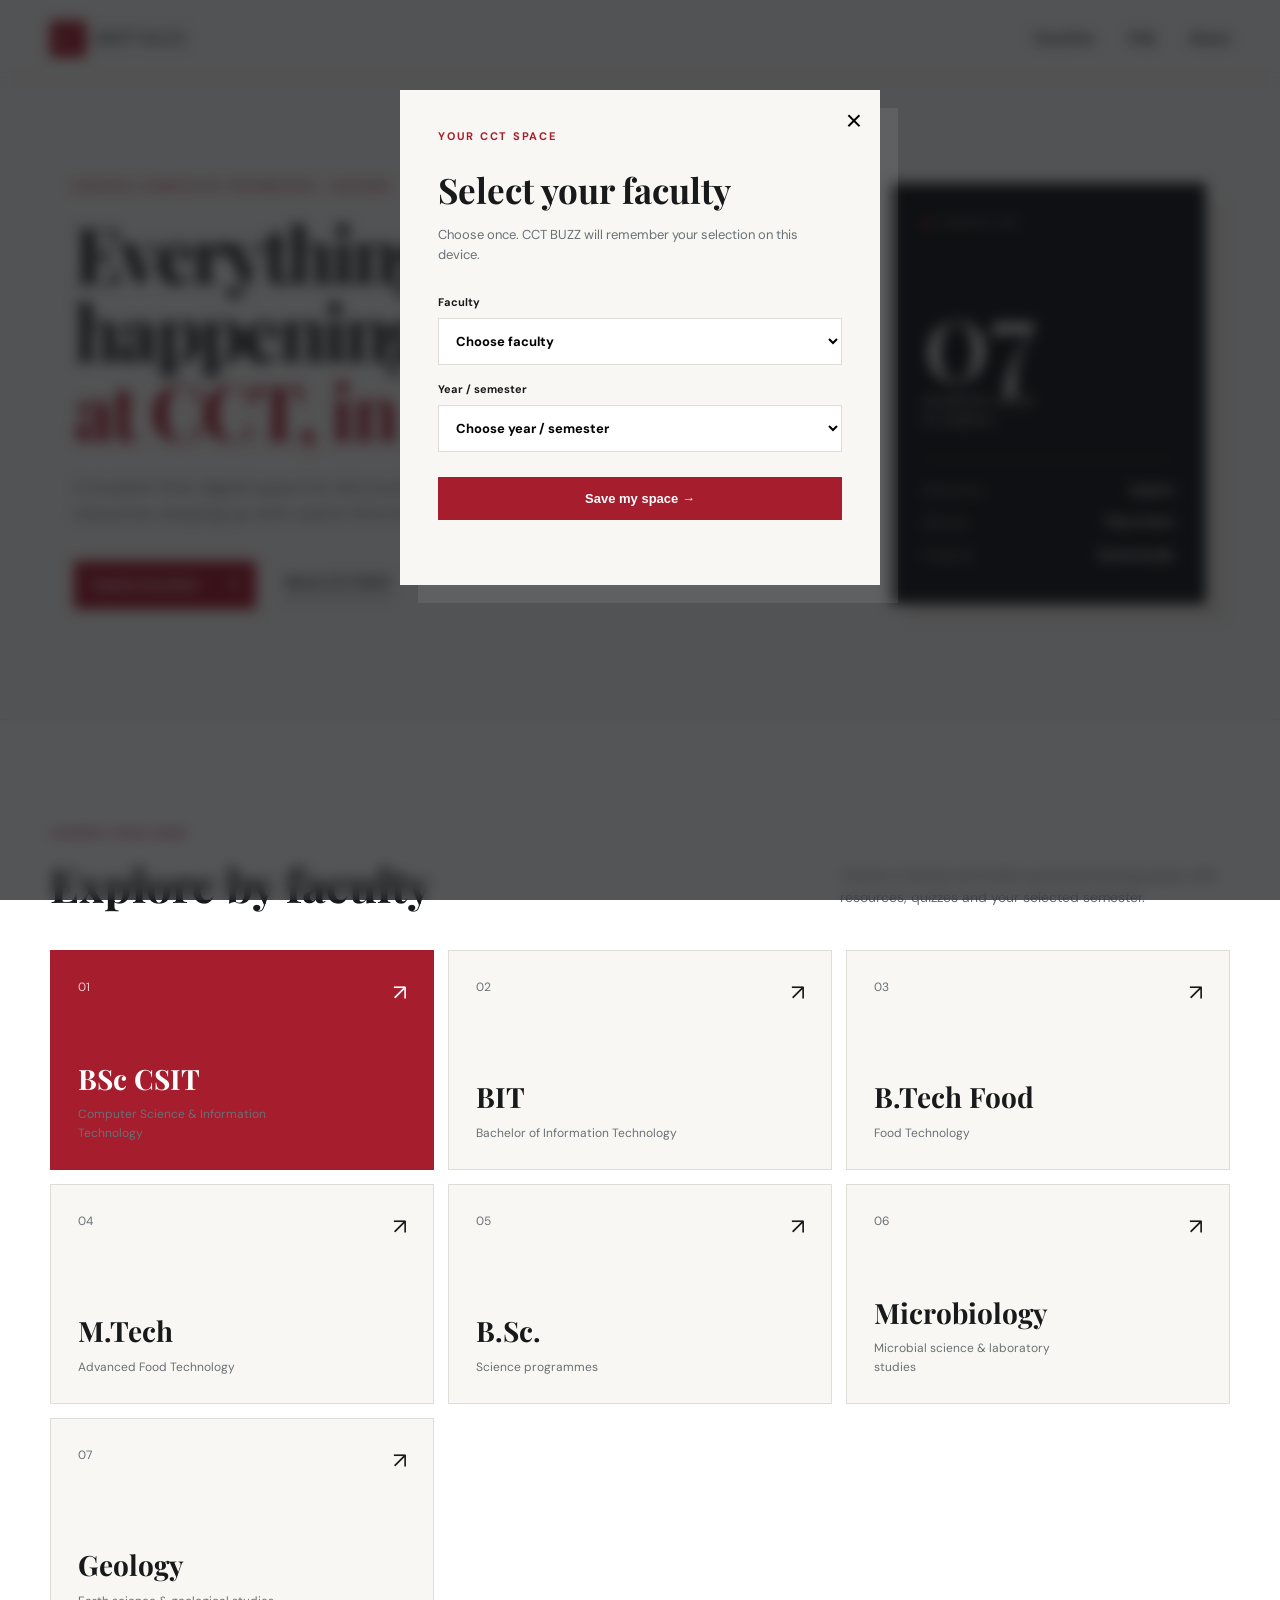
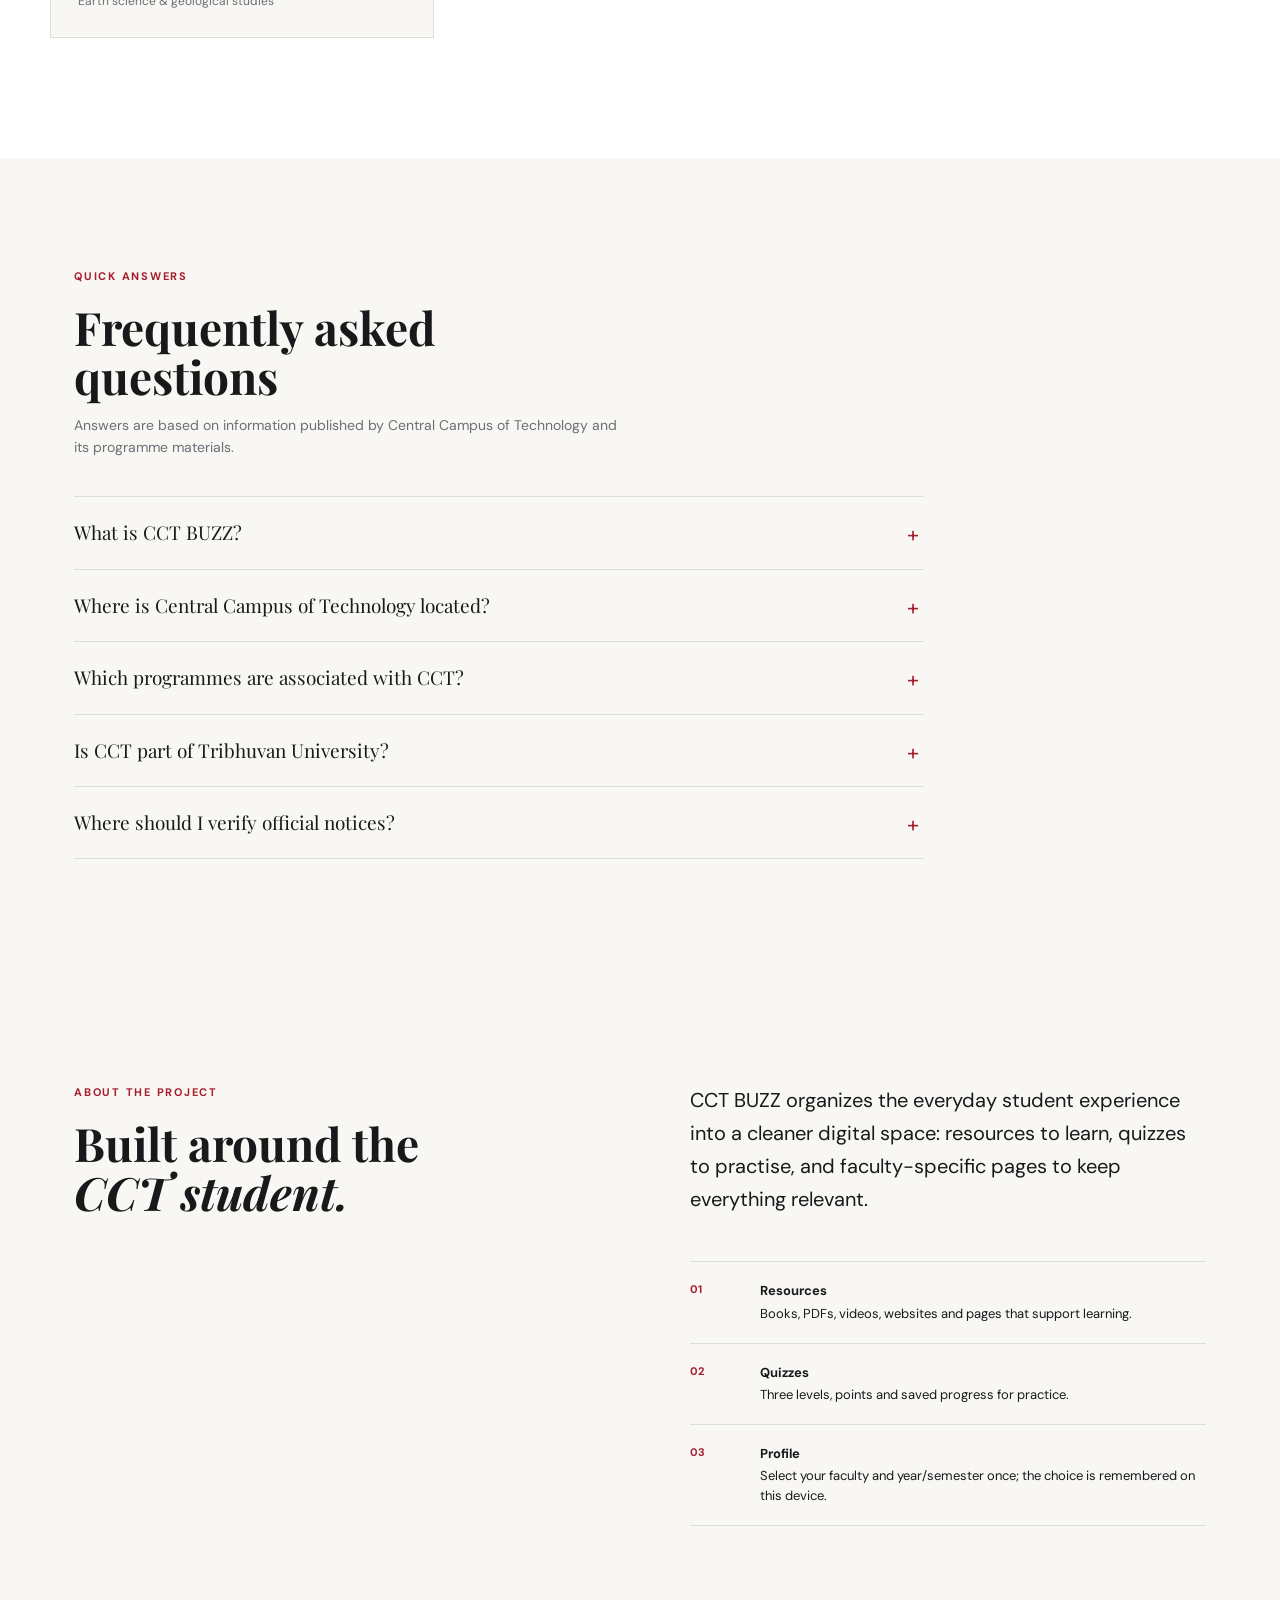
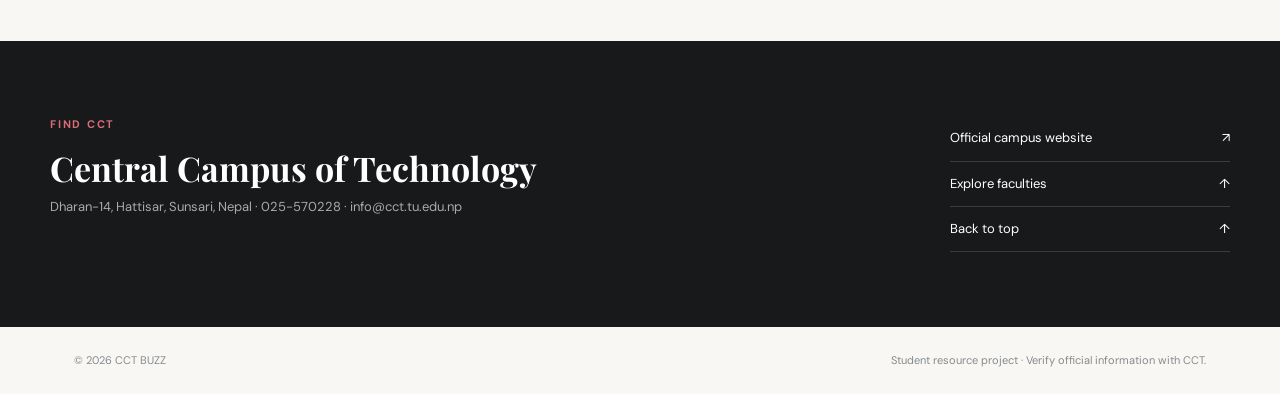
<file: index.html>
<!DOCTYPE html>
<html lang="en">
<head>
<meta charset="UTF-8"><meta name="viewport" content="width=device-width,initial-scale=1.0">
<meta name="description" content="CCT BUZZ — student resources, quizzes, notices and faculty information for Central Campus of Technology, Dharan.">
<title>CCT BUZZ | Central Campus of Technology</title>
<link rel="preconnect" href="https://fonts.googleapis.com"><link rel="preconnect" href="https://fonts.gstatic.com" crossorigin>
<link href="https://fonts.googleapis.com/css2?family=DM+Sans:wght@400;500;600;700&family=Playfair+Display:wght@600;700&display=swap" rel="stylesheet">
<link rel="stylesheet" href="home.css">
</head>
<body>
<header class="site-header">
  <a class="brand" href="index.html"><span class="brand-mark">C</span><span><strong>CCT</strong> BUZZ</span></a>
  <nav class="desktop-nav"><a href="#faculties">Faculties</a><a href="#faq">FAQ</a><a href="#about">About</a></nav>
  <button class="menu-toggle" id="menuToggle" aria-label="Open menu" aria-expanded="false"><span></span><span></span><span></span></button>
  <div class="mobile-menu" id="mobileMenu">
    <div class="mobile-menu-inner">
      <div class="menu-head"><span>Explore CCT BUZZ</span><button id="menuClose">×</button></div>
      <a href="#faculties">Faculties <small>Browse academic areas</small></a>
      <a href="#faq">FAQ <small>Common questions about CCT</small></a>
      <a href="#about">About <small>Project & campus information</small></a>
      <div class="menu-label">FACULTIES</div>
      <div class="menu-faculties">
        <a href="faculty.html?faculty=csit">BSc CSIT</a><a href="faculty.html?faculty=bit">BIT</a>
        <a href="faculty.html?faculty=btech">B.Tech Food</a><a href="faculty.html?faculty=mtech">M.Tech</a>
        <a href="faculty.html?faculty=bsc">B.Sc.</a><a href="faculty.html?faculty=microbiology">Microbiology</a><a href="faculty.html?faculty=geology">Geology</a>
      </div>
    </div>
  </div>
</header>
<main>
<section class="hero"><div class="hero-copy">
<p class="eyebrow">CENTRAL CAMPUS OF TECHNOLOGY · DHARAN</p>
<h1>Everything happening<br><em>at CCT, in one place.</em></h1>
<p class="hero-lead">A student-first digital space for discovering faculties, finding learning resources, keeping up with useful information and testing what you know.</p>
<div class="hero-actions"><a class="button button-primary" href="#faculties">Explore faculties <span>→</span></a><a class="text-link" href="#about">About CCT BUZZ</a></div>
</div><div class="hero-card"><div class="hero-card-top"><span class="live-dot"></span>CAMPUS HUB</div><div class="hero-card-number">07</div><p>academic areas<br>to explore</p><div class="hero-rule"></div><div class="hero-mini-row"><span>Resources</span><b>Explore</b></div><div class="hero-mini-row"><span>Quizzes</span><b>Play & learn</b></div><div class="hero-mini-row"><span>Progress</span><b>Saved locally</b></div></div></section>

<section class="faculty-section" id="faculties"><div class="section-heading"><div><p class="eyebrow">CHOOSE YOUR AREA</p><h2>Explore by faculty</h2></div><p class="section-note">Choose a faculty and build a personal learning space with resources, quizzes and your selected semester.</p></div>
<div class="faculty-grid">
<a class="faculty-card featured" href="faculty.html?faculty=csit"><span class="faculty-code">01</span><span class="faculty-arrow">↗</span><h3>BSc CSIT</h3><p>Computer Science & Information Technology</p></a>
<a class="faculty-card" href="faculty.html?faculty=bit"><span class="faculty-code">02</span><span class="faculty-arrow">↗</span><h3>BIT</h3><p>Bachelor of Information Technology</p></a>
<a class="faculty-card" href="faculty.html?faculty=btech"><span class="faculty-code">03</span><span class="faculty-arrow">↗</span><h3>B.Tech Food</h3><p>Food Technology</p></a>
<a class="faculty-card" href="faculty.html?faculty=mtech"><span class="faculty-code">04</span><span class="faculty-arrow">↗</span><h3>M.Tech</h3><p>Advanced Food Technology</p></a>
<a class="faculty-card" href="faculty.html?faculty=bsc"><span class="faculty-code">05</span><span class="faculty-arrow">↗</span><h3>B.Sc.</h3><p>Science programmes</p></a>
<a class="faculty-card" href="faculty.html?faculty=microbiology"><span class="faculty-code">06</span><span class="faculty-arrow">↗</span><h3>Microbiology</h3><p>Microbial science & laboratory studies</p></a>
<a class="faculty-card" href="faculty.html?faculty=geology"><span class="faculty-code">07</span><span class="faculty-arrow">↗</span><h3>Geology</h3><p>Earth science & geological studies</p></a>
</div></section>

<section class="faq-section" id="faq"><div class="faq-heading"><p class="eyebrow">QUICK ANSWERS</p><h2>Frequently asked questions</h2><p>Answers are based on information published by Central Campus of Technology and its programme materials.</p></div>
<div class="faq-list">
<details><summary>What is CCT BUZZ?</summary><p>CCT BUZZ is a student-focused resource layer built around CCT: faculty pages, learning resources, quizzes and useful campus information. It is intended to complement—not replace—the official campus website.</p></details>
<details><summary>Where is Central Campus of Technology located?</summary><p>The official campus site lists Central Campus of Technology at Dharan-14, Hattisar, Sunsari, Nepal.</p></details>
<details><summary>Which programmes are associated with CCT?</summary><p>The official CCT site lists departments/programmes including BSc CSIT, BIT, Food Technology, Microbiology, Geology and B.Sc. areas; its brochure also lists B.Tech Food Technology, B.Sc., B.Sc. CSIT, BIT, M.Tech Food Technology and M.Sc. Microbiology.</p></details>
<details><summary>Is CCT part of Tribhuvan University?</summary><p>Yes. The official campus site describes CCT as a constituent campus of Tribhuvan University.</p></details>
<details><summary>Where should I verify official notices?</summary><p>Always verify admission, examination, result, fee and administrative information against the official CCT website before acting on it.</p></details>
</div></section>

<section class="about-section" id="about"><div class="about-intro"><p class="eyebrow">ABOUT THE PROJECT</p><h2>Built around the<br><em>CCT student.</em></h2></div><div class="about-content"><p>CCT BUZZ organizes the everyday student experience into a cleaner digital space: resources to learn, quizzes to practise, and faculty-specific pages to keep everything relevant.</p><div class="about-points"><div><b>01</b><span><strong>Resources</strong> Books, PDFs, videos, websites and pages that support learning.</span></div><div><b>02</b><span><strong>Quizzes</strong> Three levels, points and saved progress for practice.</span></div><div><b>03</b><span><strong>Profile</strong> Select your faculty and year/semester once; the choice is remembered on this device.</span></div></div></div></section>

<section class="contact-section" id="contact"><div><p class="eyebrow">FIND CCT</p><h2>Central Campus of Technology</h2><p>Dharan-14, Hattisar, Sunsari, Nepal · 025-570228 · info@cct.tu.edu.np</p></div><div class="contact-links"><a href="https://cctdharan.edu.np/" target="_blank" rel="noopener">Official campus website <span>↗</span></a><a href="#faculties">Explore faculties <span>↑</span></a><a href="#top" id="backTop">Back to top <span>↑</span></a></div></section>
</main>
<footer><span>© <span id="year"></span> CCT BUZZ</span><span>Student resource project · Verify official information with CCT.</span></footer>

<div class="profile-modal" id="profileModal" aria-hidden="true"><div class="modal-backdrop"></div><div class="modal-card">
<button class="modal-x" id="modalClose">×</button><p class="eyebrow">YOUR CCT SPACE</p><h2>Select your faculty</h2><p class="modal-intro">Choose once. CCT BUZZ will remember your selection on this device.</p>
<label>Faculty<select id="profileFaculty"><option value="">Choose faculty</option><option value="csit">BSc CSIT</option><option value="bit">BIT</option><option value="btech">B.Tech Food Technology</option><option value="mtech">M.Tech Food Technology</option><option value="bsc">B.Sc.</option><option value="microbiology">Microbiology</option><option value="geology">Geology</option></select></label>
<label>Year / semester<select id="profileSemester"><option value="">Choose year / semester</option><option>1st Year · 1st Semester</option><option>1st Year · 2nd Semester</option><option>2nd Year · 3rd Semester</option><option>2nd Year · 4th Semester</option><option>3rd Year · 5th Semester</option><option>3rd Year · 6th Semester</option><option>4th Year · 7th Semester</option><option>4th Year · 8th Semester</option></select></label>
<button class="button button-primary modal-save" id="saveProfile">Save my space →</button><p class="save-note" id="saveNote"></p>
</div></div>
<script src="home.js"></script>
</body></html>
</file>
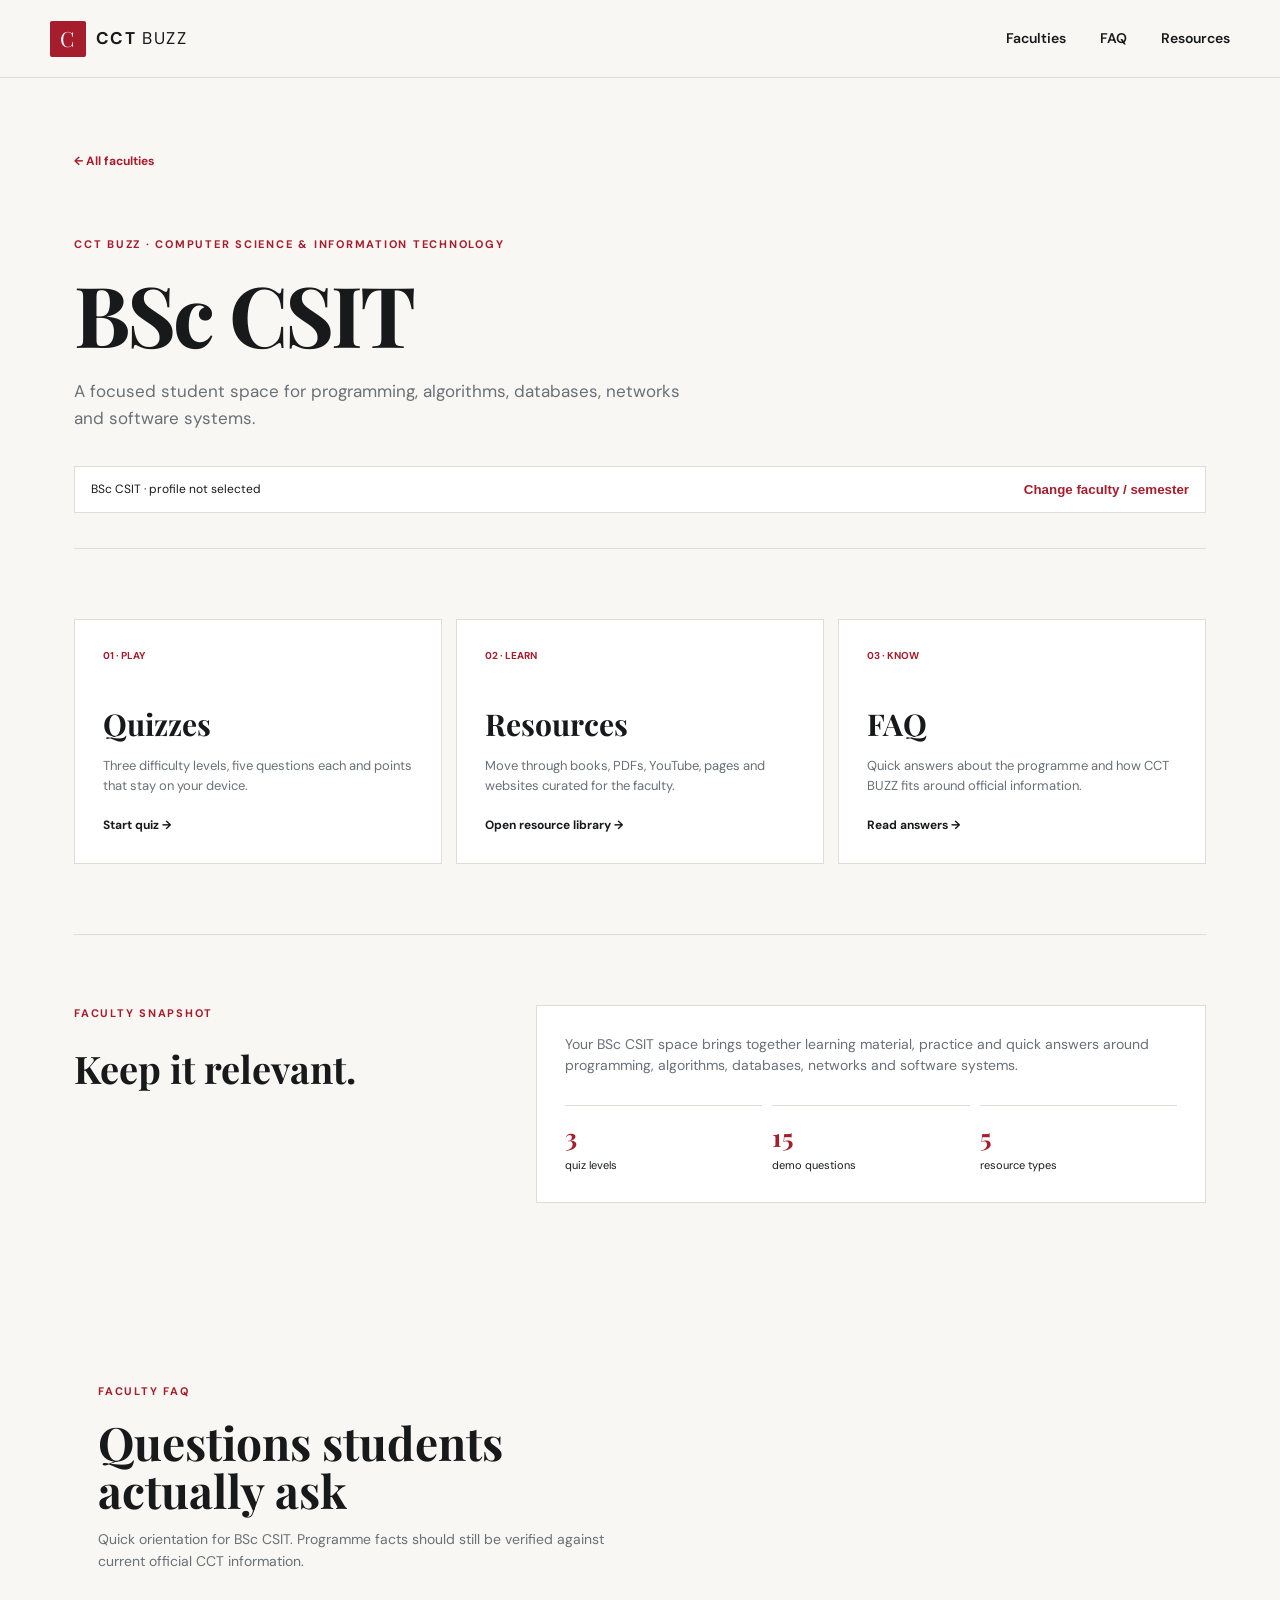
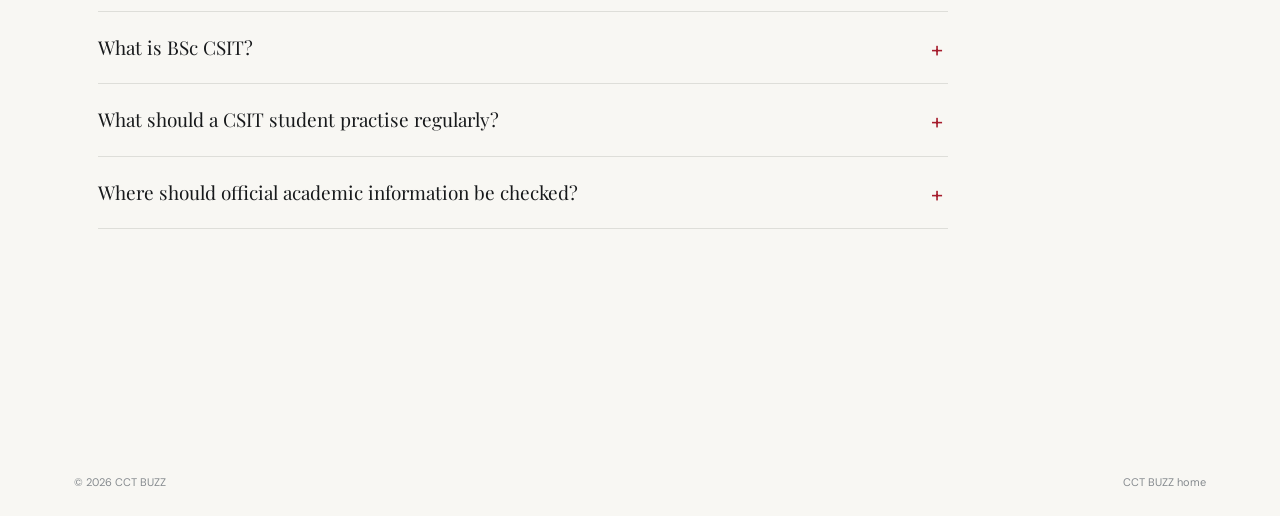
<file: faculty.html>
<!DOCTYPE html>
<html lang="en"><head><meta charset="UTF-8"><meta name="viewport" content="width=device-width,initial-scale=1.0">
<title>Faculty | CCT BUZZ</title><link rel="preconnect" href="https://fonts.googleapis.com"><link rel="preconnect" href="https://fonts.gstatic.com" crossorigin>
<link href="https://fonts.googleapis.com/css2?family=DM+Sans:wght@400;500;600;700&family=Playfair+Display:wght@600;700&display=swap" rel="stylesheet"><link rel="stylesheet" href="home.css"></head>
<body><header class="site-header"><a class="brand" href="index.html"><span class="brand-mark">C</span><span><strong>CCT</strong> BUZZ</span></a>
<nav class="desktop-nav"><a href="index.html#faculties">Faculties</a><a href="#faq">FAQ</a><a href="#resources">Resources</a></nav>
<button class="menu-toggle" id="menuToggle" aria-label="Open menu"><span></span><span></span><span></span></button>
<div class="mobile-menu" id="mobileMenu"><div class="mobile-menu-inner"><div class="menu-head"><span>Faculty navigation</span><button id="menuClose">×</button></div>
<a href="index.html#faculties">All faculties <small>Choose another faculty</small></a><a href="#faq">FAQ <small>Faculty-specific answers</small></a><a href="#resources">Resources <small>Books, PDFs, videos and websites</small></a><div class="menu-label">FACULTIES</div><div class="menu-faculties"><a href="?faculty=csit">BSc CSIT</a><a href="?faculty=bit">BIT</a><a href="?faculty=btech">B.Tech Food</a><a href="?faculty=mtech">M.Tech</a><a href="?faculty=bsc">B.Sc.</a><a href="?faculty=microbiology">Microbiology</a><a href="?faculty=geology">Geology</a></div></div></div></header>
<main class="faculty-page">
<a class="back-link" href="index.html#faculties">← All faculties</a>
<section class="faculty-hero"><p class="eyebrow" id="facultyEyebrow">CCT BUZZ · FACULTY</p><h1 id="facultyTitle">Faculty</h1><p id="facultyDescription"></p>
<div class="profile-strip"><span id="profileText">No profile selected</span><button id="changeProfile">Change faculty / semester</button></div></section>
<section class="faculty-tools">
<a class="tool-card tool-red" id="quizLink"><span>01 · PLAY</span><h2>Quizzes</h2><p>Three difficulty levels, five questions each and points that stay on your device.</p><b>Start quiz →</b></a>
<a class="tool-card" id="resourceLink"><span>02 · LEARN</span><h2>Resources</h2><p>Move through books, PDFs, YouTube, pages and websites curated for the faculty.</p><b>Open resource library →</b></a>
<a class="tool-card" href="#faq"><span>03 · KNOW</span><h2>FAQ</h2><p>Quick answers about the programme and how CCT BUZZ fits around official information.</p><b>Read answers →</b></a>
</section>
<section class="faculty-info"><div><p class="eyebrow">FACULTY SNAPSHOT</p><h2>Keep it relevant.</h2></div><div class="empty-panel faculty-snapshot"><p id="snapshot"></p><div class="snapshot-grid"><span><b>3</b> quiz levels</span><span><b>15</b> demo questions</span><span><b>5</b> resource types</span></div></div></section>
<section class="faq-section faculty-faq" id="faq"><div class="faq-heading"><p class="eyebrow">FACULTY FAQ</p><h2>Questions students actually ask</h2><p id="faqIntro"></p></div><div class="faq-list" id="facultyFaq"></div></section>
</main>
<footer><span>© <span id="year"></span> CCT BUZZ</span><span><a href="index.html">CCT BUZZ home</a></span></footer>
<div class="profile-modal" id="profileModal" aria-hidden="true"><div class="modal-backdrop"></div><div class="modal-card"><button class="modal-x" id="modalClose">×</button><p class="eyebrow">YOUR CCT SPACE</p><h2>Select your faculty</h2><p class="modal-intro">Your selection is saved in localStorage on this device.</p><label>Faculty<select id="profileFaculty"><option value="">Choose faculty</option><option value="csit">BSc CSIT</option><option value="bit">BIT</option><option value="btech">B.Tech Food Technology</option><option value="mtech">M.Tech Food Technology</option><option value="bsc">B.Sc.</option><option value="microbiology">Microbiology</option><option value="geology">Geology</option></select></label><label>Year / semester<select id="profileSemester"><option value="">Choose year / semester</option><option>1st Year · 1st Semester</option><option>1st Year · 2nd Semester</option><option>2nd Year · 3rd Semester</option><option>2nd Year · 4th Semester</option><option>3rd Year · 5th Semester</option><option>3rd Year · 6th Semester</option><option>4th Year · 7th Semester</option><option>4th Year · 8th Semester</option></select></label><button class="button button-primary modal-save" id="saveProfile">Save my space →</button><p class="save-note" id="saveNote"></p></div></div>
<script src="home.js"></script></body></html>
</file>
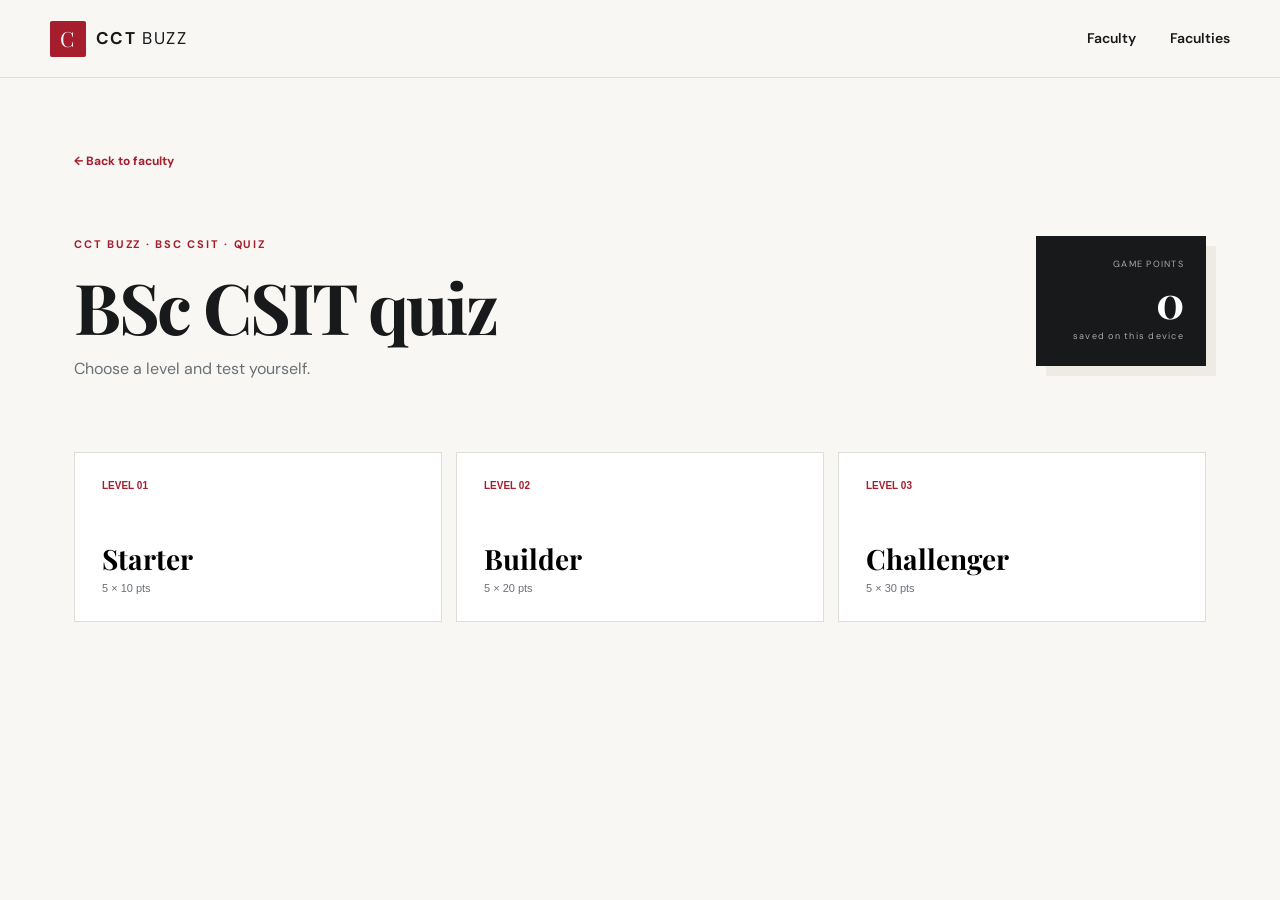
<file: quiz.html>
<!DOCTYPE html>
<html lang="en"><head><meta charset="UTF-8"><meta name="viewport" content="width=device-width,initial-scale=1.0"><title>CCT BUZZ Quiz</title>
<link rel="preconnect" href="https://fonts.googleapis.com"><link rel="preconnect" href="https://fonts.gstatic.com" crossorigin><link href="https://fonts.googleapis.com/css2?family=DM+Sans:wght@400;500;600;700&family=Playfair+Display:wght@600;700&display=swap" rel="stylesheet"><link rel="stylesheet" href="home.css"></head>
<body><header class="site-header"><a class="brand" href="index.html"><span class="brand-mark">C</span><span><strong>CCT</strong> BUZZ</span></a><nav class="desktop-nav"><a id="quizFacultyLink" href="#">Faculty</a><a href="index.html#faculties">Faculties</a></nav><button class="menu-toggle" id="menuToggle" aria-label="Open navigation" aria-expanded="false"></button><div class="mobile-menu" id="mobileMenu"><div class="mobile-menu-inner"><div class="menu-head"><span>Quiz navigation</span><button id="menuClose">×</button></div><a id="quizFacultyMobile" href="#">Back to faculty</a><a href="index.html#faculties">All faculties</a></div></div></header>
<main class="quiz-page"><a class="back-link" id="quizBack" href="#">← Back to faculty</a><div class="quiz-top"><div><p class="eyebrow" id="quizEyebrow">CCT BUZZ · QUIZ</p><h1 id="quizTitle">Quiz</h1><p id="quizSub">Choose a level and test yourself.</p></div><div class="score-board"><span>GAME POINTS</span><strong id="score">0</strong><small>saved on this device</small></div></div>
<div class="level-picker" id="levelPicker"><button data-level="beginner"><span>LEVEL 01</span><b>Starter</b><small>5 × 10 pts</small></button><button data-level="intermediate"><span>LEVEL 02</span><b>Builder</b><small>5 × 20 pts</small></button><button data-level="advanced"><span>LEVEL 03</span><b>Challenger</b><small>5 × 30 pts</small></button></div>
<section class="quiz-box" id="quizBox" hidden><div class="quiz-meta"><span id="questionCount">Question 1 / 5</span><span id="levelName">STARTER</span></div><div class="progress"><i id="progressBar"></i></div><h2 id="questionText"></h2><div class="answers" id="answers"></div><div class="quiz-footer"><span id="feedback"></span><button class="button button-primary" id="nextQuestion" disabled>Lock answer →</button></div></section>
<div class="quiz-result-modal" id="quizResultModal" aria-hidden="true"><div class="quiz-result-backdrop" id="quizResultBackdrop"></div><section class="quiz-result-card" role="dialog" aria-modal="true" aria-labelledby="resultTitle"><button class="quiz-result-close" id="quizResultClose" aria-label="Close result">×</button><div class="game-trophy"><span>✦</span></div><p class="eyebrow">LEVEL COMPLETE</p><h2 id="resultTitle">Nice work.</h2><div class="result-points"><strong id="earned">0</strong><span>POINTS EARNED</span></div><p id="resultText"></p><div class="result-actions"><button class="button button-primary" id="again">Play again</button><a class="text-link" id="resultFaculty" href="#">Back to faculty</a></div></section></div></main><script src="home.js"></script></body></html>
</file>
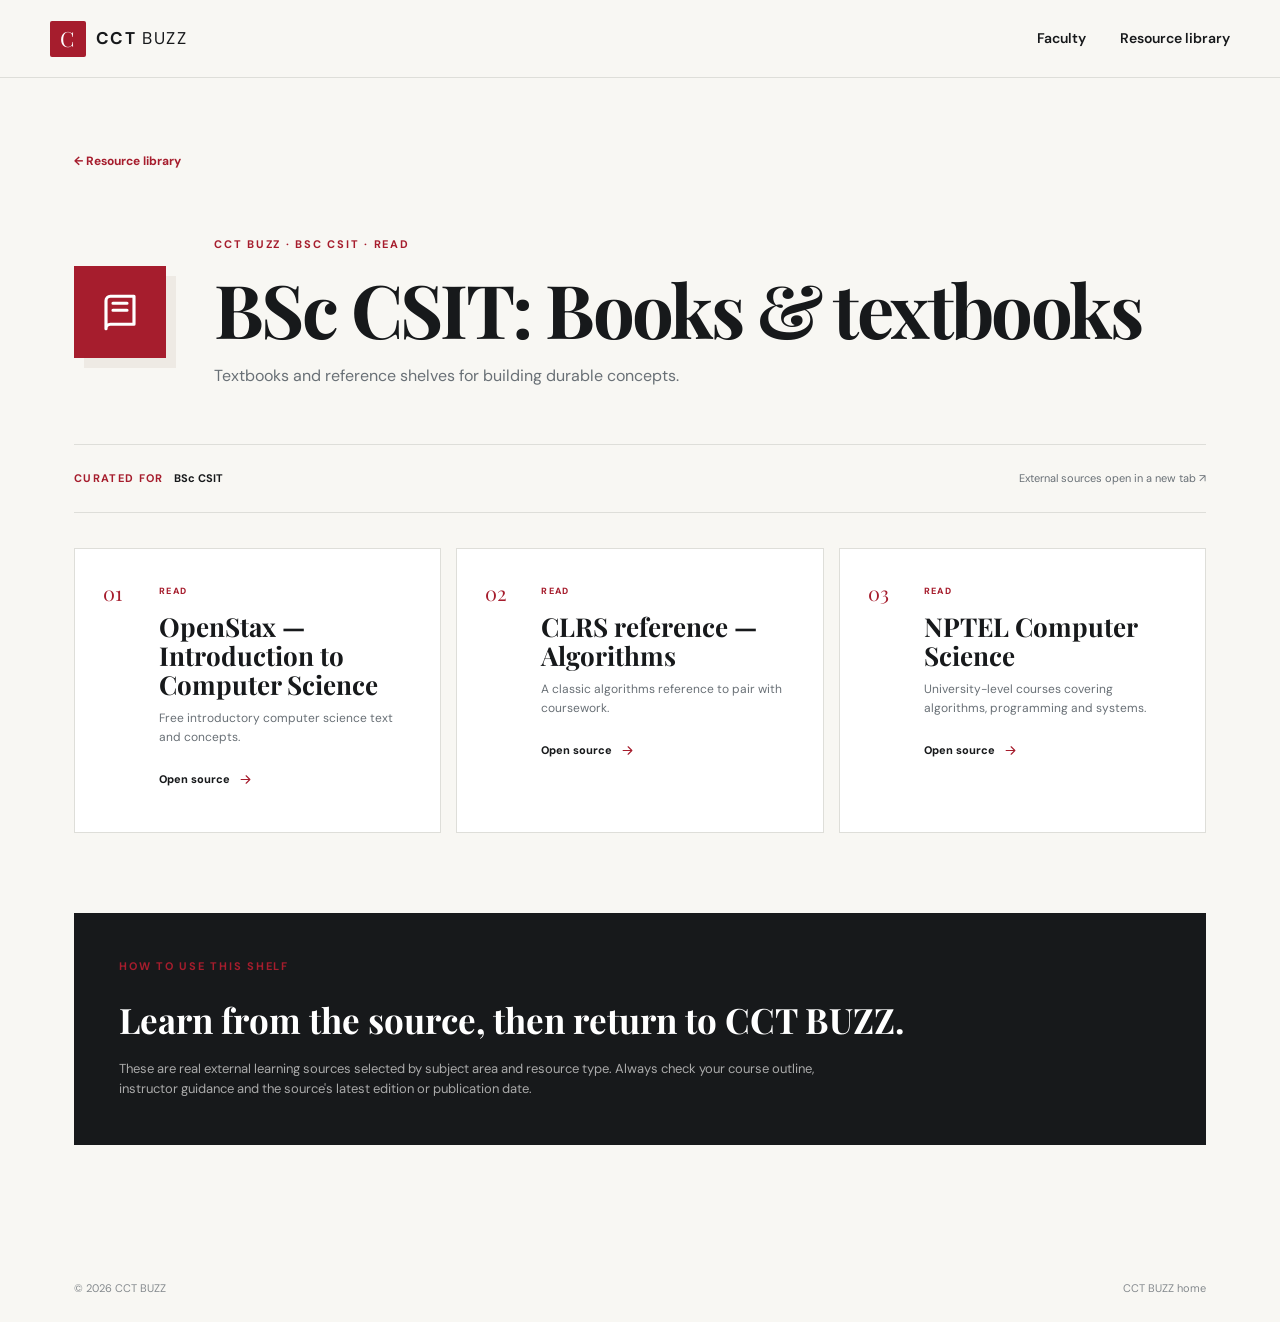
<file: resource-type.html>
<!DOCTYPE html><html lang="en"><head><meta charset="UTF-8"><meta name="viewport" content="width=device-width,initial-scale=1.0"><meta name="description" content="CCT BUZZ curated faculty resource collection"><title>Resource collection | CCT BUZZ</title><link rel="preconnect" href="https://fonts.googleapis.com"><link rel="preconnect" href="https://fonts.gstatic.com" crossorigin><link href="https://fonts.googleapis.com/css2?family=DM+Sans:wght@400;500;600;700&family=Playfair+Display:wght@600;700&display=swap" rel="stylesheet"><link rel="stylesheet" href="home.css"></head><body><header class="site-header"><a class="brand" href="index.html"><span class="brand-mark">C</span><span><strong>CCT</strong> BUZZ</span></a><nav class="desktop-nav"><a id="typeFacultyLink" href="#">Faculty</a><a id="typeResourcesNav" href="resources.html">Resource library</a></nav><button class="menu-toggle" id="menuToggle" aria-label="Open navigation" aria-expanded="false"></button><div class="mobile-menu" id="mobileMenu" aria-hidden="true"><div class="mobile-menu-inner"><div class="menu-head"><span>Resource navigation</span><button id="menuClose" aria-label="Close navigation">×</button></div><a id="typeFacultyMobile" href="#">Back to faculty <small>Faculty home</small></a><a href="index.html#faculties">All faculties <small>Choose another faculty</small></a><a id="typeResourcesMobile" href="resources.html">Resource library <small>All resource formats</small></a></div></div></header><main class="resource-type-page"><a class="back-link" id="typeBack" href="#">← Resource library</a><section class="type-hero"><div class="type-icon" id="typeIcon"></div><div><p class="eyebrow" id="typeEyebrow">CCT BUZZ · LEARNING</p><h1 id="typeTitle">Resource collection</h1><p id="typeDescription"></p></div></section><div class="curated-bar"><span><b>CURATED FOR</b> <strong id="curatedFaculty">your faculty</strong></span><span>External sources open in a new tab ↗</span></div><section class="curated-grid" id="resourceTypeGrid"></section><section class="resource-note"><p class="eyebrow">HOW TO USE THIS SHELF</p><h2>Learn from the source, then return to CCT BUZZ.</h2><p>These are real external learning sources selected by subject area and resource type. Always check your course outline, instructor guidance and the source's latest edition or publication date.</p></section></main><footer><span>© <span id="year"></span> CCT BUZZ</span><span><a href="index.html">CCT BUZZ home</a></span></footer><script>document.addEventListener('DOMContentLoaded',()=>{const p=new URLSearchParams(location.search),f=p.get('faculty')||'csit';const names={csit:'BSc CSIT',bit:'BIT',btech:'B.Tech Food Technology',mtech:'M.Tech Food Technology',bsc:'B.Sc.',microbiology:'Microbiology',geology:'Geology'};document.getElementById('curatedFaculty').textContent=names[f]||names.csit});</script><script src="home.js"></script></body></html>
</file>
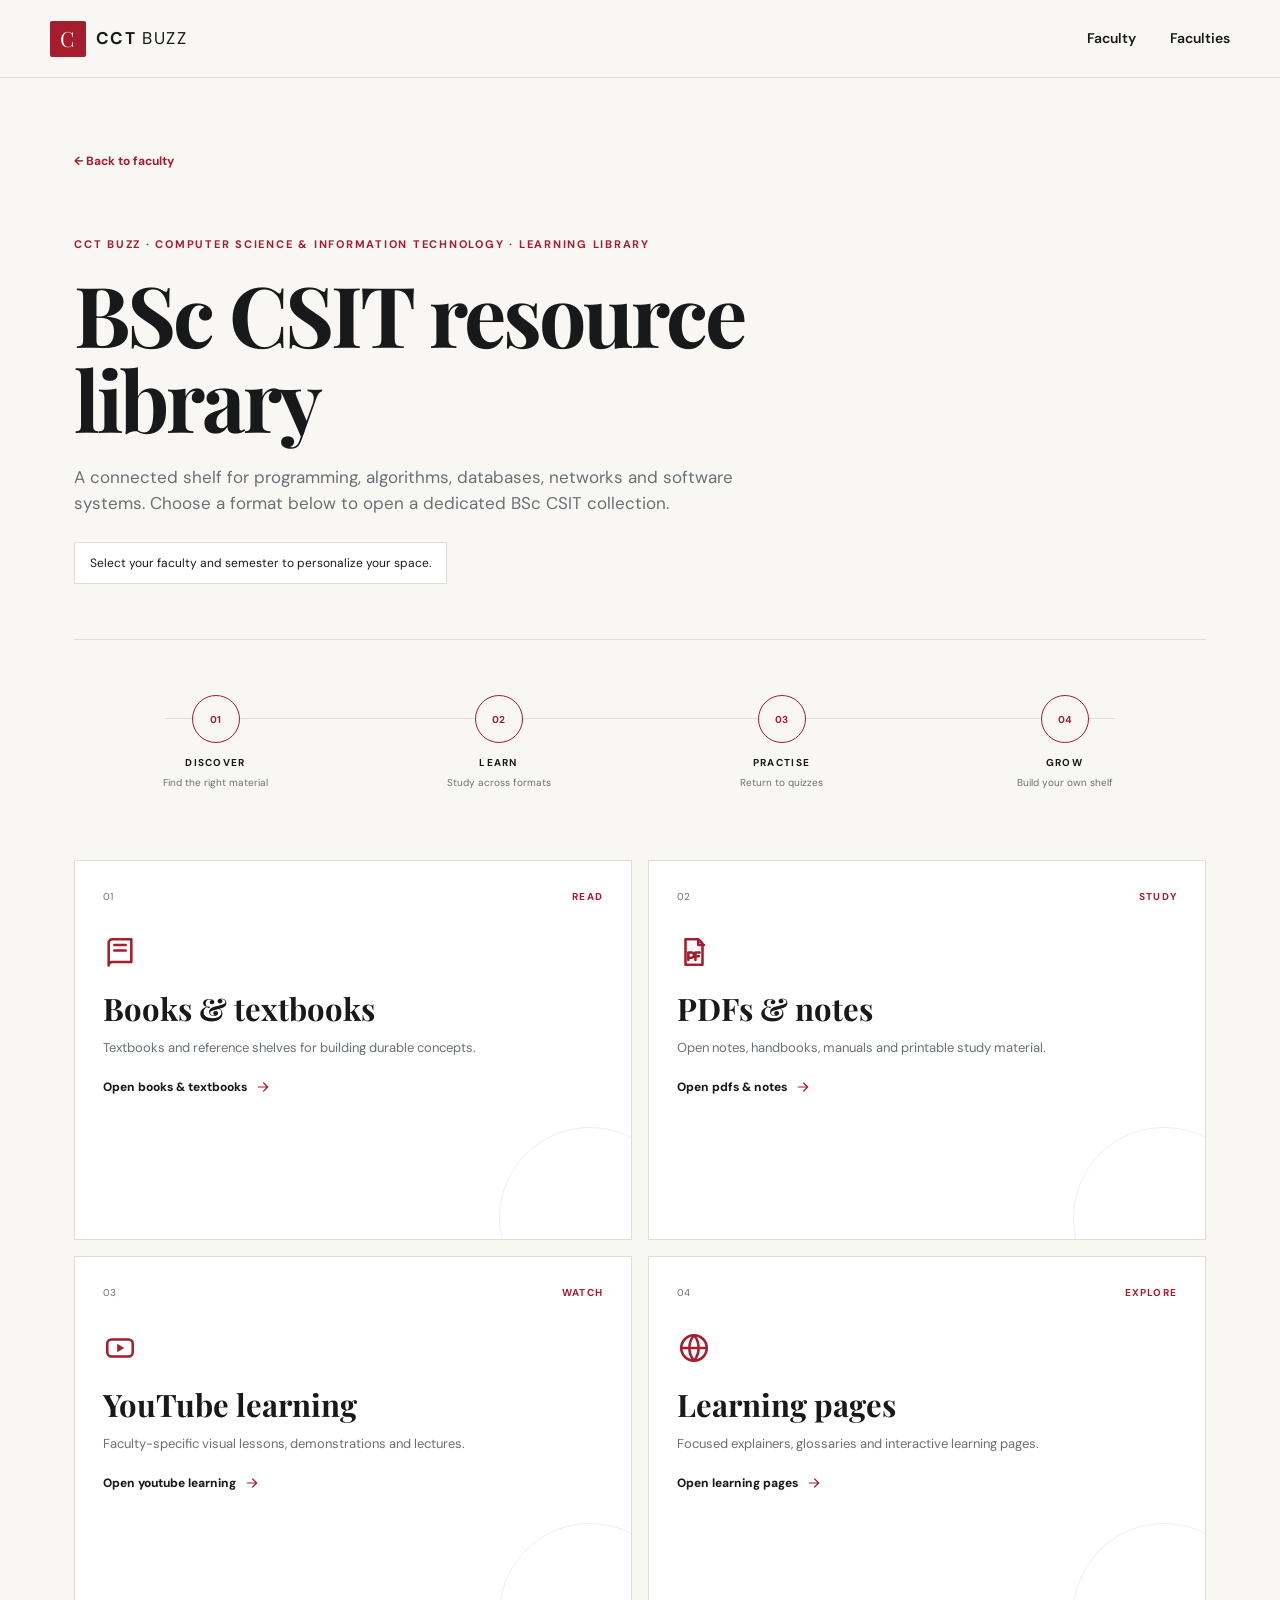
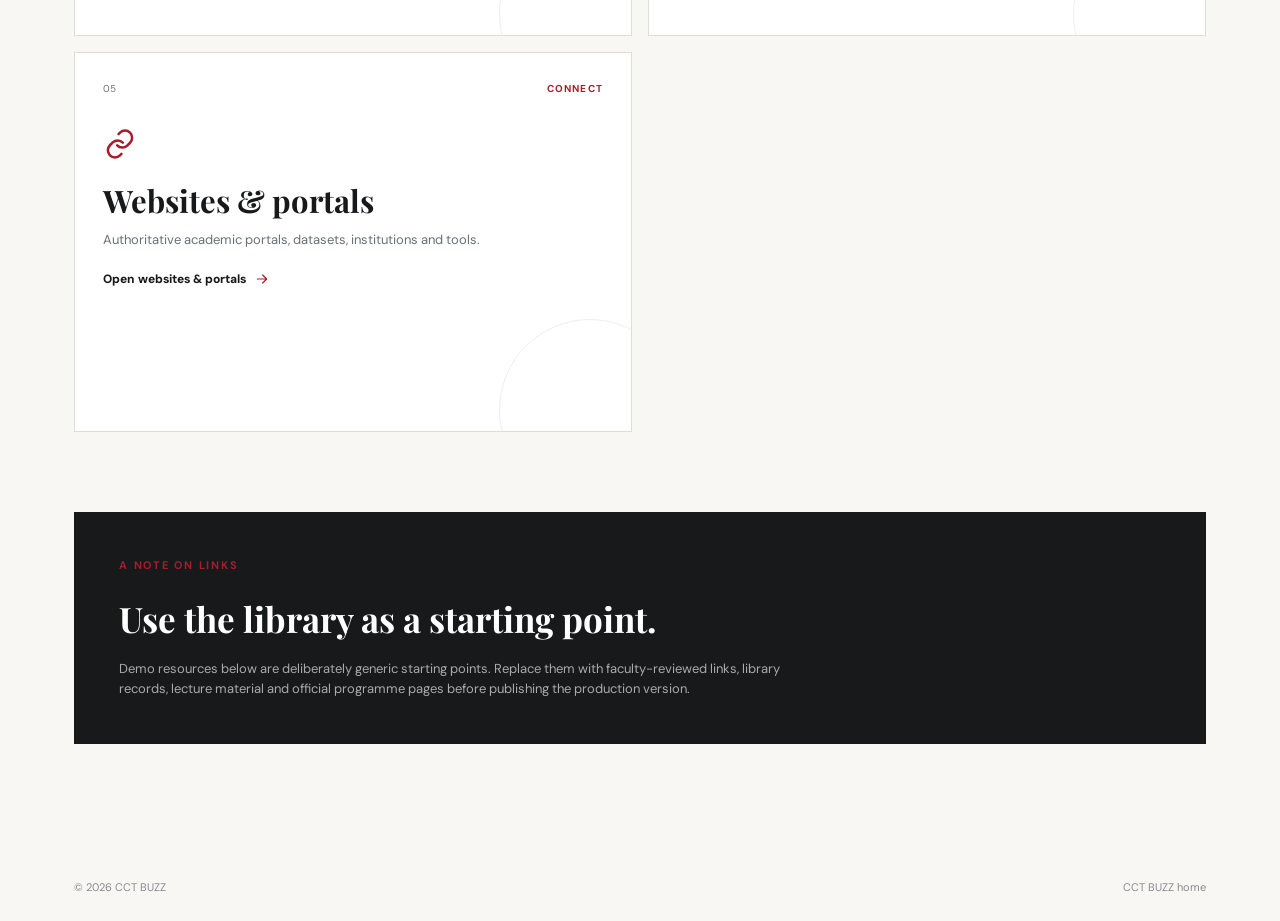
<file: resources.html>
<!DOCTYPE html>
<html lang="en"><head><meta charset="UTF-8"><meta name="viewport" content="width=device-width,initial-scale=1.0"><title>Resources | CCT BUZZ</title>
<link rel="preconnect" href="https://fonts.googleapis.com"><link rel="preconnect" href="https://fonts.gstatic.com" crossorigin><link href="https://fonts.googleapis.com/css2?family=DM+Sans:wght@400;500;600;700&family=Playfair+Display:wght@600;700&display=swap" rel="stylesheet"><link rel="stylesheet" href="home.css"></head>
<body><header class="site-header"><a class="brand" href="index.html"><span class="brand-mark">C</span><span><strong>CCT</strong> BUZZ</span></a><nav class="desktop-nav"><a id="resourceFacultyNav" href="#">Faculty</a><a href="index.html#faculties">Faculties</a></nav><button class="menu-toggle" id="menuToggle" aria-label="Open navigation" aria-expanded="false"></button><div class="mobile-menu" id="mobileMenu"><div class="mobile-menu-inner"><div class="menu-head"><span>Resource navigation</span><button id="menuClose">×</button></div><a id="resourceFacultyMobile" href="#">Back to faculty</a><a href="index.html#faculties">All faculties</a></div></div></header>
<main class="resource-page"><a class="back-link" id="resourceBack" href="#">← Back to faculty</a><section class="resource-hero"><p class="eyebrow" id="resourceEyebrow">CCT BUZZ · LEARNING LIBRARY</p><h1 id="resourceTitle">Resource library</h1><p id="resourceDescription"></p><div class="resource-profile" id="resourceProfile">Select a faculty/semester to personalize your space.</div></section>
<div class="resource-map"><div class="map-line"></div><div class="resource-node"><span>01</span><b>DISCOVER</b><small>Find the right material</small></div><div class="resource-node"><span>02</span><b>LEARN</b><small>Study across formats</small></div><div class="resource-node"><span>03</span><b>PRACTISE</b><small>Return to quizzes</small></div><div class="resource-node"><span>04</span><b>GROW</b><small>Build your own shelf</small></div></div>
<section class="resource-grid" id="resourceGrid"></section>
<section class="resource-note"><p class="eyebrow">A NOTE ON LINKS</p><h2>Use the library as a starting point.</h2><p>Demo resources below are deliberately generic starting points. Replace them with faculty-reviewed links, library records, lecture material and official programme pages before publishing the production version.</p></section></main>
<footer><span>© <span id="year"></span> CCT BUZZ</span><span><a href="index.html">CCT BUZZ home</a></span></footer><script src="home.js"></script></body></html>
</file>
<file: home.css>
:root{--red:#a61d2d;--red-dark:#7f1422;--ink:#17191b;--muted:#697076;--paper:#f8f7f3;--white:#fff;--line:#deded9;--soft:#eeeae4;--serif:"Playfair Display",Georgia,serif;--sans:"DM Sans",Arial,sans-serif;--max:1180px}
*{box-sizing:border-box;margin:0;padding:0}html{scroll-behavior:smooth}body{font-family:var(--sans);color:var(--ink);background:var(--paper);line-height:1.55}body.menu-open{overflow:hidden}a{color:inherit;text-decoration:none}
.site-header{height:78px;padding:0 max(24px,calc((100vw - var(--max))/2));display:flex;align-items:center;justify-content:space-between;background:rgba(248,247,243,.97);border-bottom:1px solid var(--line);position:sticky;top:0;z-index:50;backdrop-filter:blur(10px)}
.brand{display:flex;align-items:center;gap:10px;font-size:17px;letter-spacing:.08em}.brand-mark{width:36px;height:36px;display:grid;place-items:center;background:var(--red);color:#fff;font-family:var(--serif);font-size:21px;border-radius:2px}.brand-text strong,.brand strong{font-weight:700}
.desktop-nav{display:flex;gap:34px;font-size:14px;font-weight:600}.desktop-nav a:hover{color:var(--red)}
.menu-toggle{display:none;border:0;background:none;width:42px;height:42px;cursor:pointer;position:relative;z-index:70}.menu-toggle span{display:block;width:25px;height:2px;background:var(--ink);margin:5px auto;transition:.25s}.menu-toggle.active span:first-child{transform:translateY(7px) rotate(45deg)}.menu-toggle.active span:nth-child(2){opacity:0}.menu-toggle.active span:last-child{transform:translateY(-7px) rotate(-45deg)}
.mobile-menu{display:none}
.eyebrow{font-size:11px;letter-spacing:.16em;font-weight:700;color:var(--red);margin-bottom:18px}
.hero{max-width:var(--max);margin:auto;min-height:610px;padding:100px 24px 110px;display:grid;grid-template-columns:1.5fr .65fr;gap:90px;align-items:center}.hero h1,.faculty-hero h1,.resource-hero h1,.quiz-top h1{font-family:var(--serif);font-size:clamp(46px,6vw,78px);line-height:1.02;letter-spacing:-.035em}.hero h1 em{color:var(--red);font-style:normal}.hero-lead{max-width:620px;margin-top:26px;color:var(--muted);font-size:17px}.hero-actions{display:flex;align-items:center;gap:28px;margin-top:34px}.button{display:inline-flex;align-items:center;gap:28px;padding:14px 18px;border:0;font-size:13px;font-weight:700;cursor:pointer}.button-primary{background:var(--red);color:#fff}.button-primary:hover{background:var(--red-dark)}.text-link{font-size:13px;font-weight:700;border-bottom:1px solid var(--ink);padding-bottom:4px}
.hero-card{background:var(--ink);color:#fff;padding:32px;min-height:370px;box-shadow:18px 18px 0 var(--soft)}.hero-card-top{font-size:10px;letter-spacing:.15em;color:#bbb;display:flex;gap:9px;align-items:center}.live-dot{width:7px;height:7px;background:#d44949;border-radius:50%}.hero-card-number{font-family:var(--serif);font-size:112px;line-height:1;margin:48px 0 0}.hero-card p{font-size:15px;color:#c8c8c8;line-height:1.3}.hero-rule{height:1px;background:#444;margin:28px 0 15px}.hero-mini-row{display:flex;justify-content:space-between;padding:7px 0;color:#aaa;font-size:12px}.hero-mini-row b{color:#fff}
.faculty-section{background:#fff;border-top:1px solid var(--line);padding:105px max(24px,calc((100vw - var(--max))/2)) 120px}.section-heading{display:flex;justify-content:space-between;gap:50px;align-items:end;margin-bottom:42px}.section-heading h2,.about-intro h2,.contact-section h2{font-family:var(--serif);font-size:46px;line-height:1.05}.section-note{max-width:390px;color:var(--muted);font-size:14px}.faculty-grid{display:grid;grid-template-columns:repeat(3,1fr);gap:14px}.faculty-card{min-height:220px;padding:27px;background:var(--paper);border:1px solid var(--line);position:relative;transition:transform .25s,background .25s,color .25s,box-shadow .25s;display:flex;flex-direction:column}.faculty-card:hover{transform:translateY(-5px);background:var(--red);color:#fff;border-color:var(--red);box-shadow:10px 10px 0 var(--soft)}.faculty-card.featured,.faculty-card.featured:hover{background:var(--red);color:#fff;border-color:var(--red)}.faculty-card p,.faculty-code{color:var(--muted);font-size:12px}.faculty-card:hover p,.faculty-card:hover .faculty-code,.faculty-card.featured .faculty-code{color:#f2c8cc}.faculty-arrow{position:absolute;right:26px;top:25px;font-size:22px}.faculty-card h3{font-family:var(--serif);font-size:28px;margin-top:auto;margin-bottom:5px}.faculty-card p{max-width:220px}
.faq-section{max-width:var(--max);margin:auto;padding:110px 24px}.faq-heading{max-width:550px;margin-bottom:38px}.faq-heading h2{font-family:var(--serif);font-size:46px;line-height:1.05}.faq-heading>p:last-child{color:var(--muted);font-size:14px;margin-top:15px}.faq-list{border-top:1px solid var(--line);max-width:850px}.faq-list details{border-bottom:1px solid var(--line);padding:0}.faq-list summary{cursor:pointer;list-style:none;padding:21px 35px 21px 0;font-family:var(--serif);font-size:19px;position:relative}.faq-list summary::-webkit-details-marker{display:none}.faq-list summary:after{content:"+";position:absolute;right:5px;font-family:var(--sans);font-size:22px;color:var(--red)}.faq-list details[open] summary:after{content:"−"}.faq-list details p{color:var(--muted);font-size:14px;padding:0 45px 23px 0;max-width:780px}
.about-section{max-width:var(--max);margin:auto;padding:115px 24px;display:grid;grid-template-columns:1fr 1fr;gap:100px}.about-content>p{font-size:20px;line-height:1.65;max-width:560px}.about-points{margin-top:45px;border-top:1px solid var(--line)}.about-points div{display:grid;grid-template-columns:55px 1fr;gap:15px;padding:19px 0;border-bottom:1px solid var(--line);font-size:13px}.about-points b{color:var(--red);font-size:11px}.about-points strong{display:block;margin-bottom:2px}
.contact-section{background:var(--ink);color:#fff;padding:75px max(24px,calc((100vw - var(--max))/2));display:flex;justify-content:space-between;gap:50px}.contact-section .eyebrow{color:#d96c76}.contact-section h2{font-size:34px}.contact-section p:not(.eyebrow){color:#aaa;margin-top:10px;font-size:13px}.contact-links{display:flex;flex-direction:column;min-width:280px}.contact-links a{padding:12px 0;border-bottom:1px solid #3b3b3b;font-size:13px;display:flex;justify-content:space-between}.contact-links a:hover{color:#ef8b94}
footer{max-width:var(--max);margin:auto;padding:25px 24px;display:flex;justify-content:space-between;color:#858a8e;font-size:11px}
.faculty-page,.resource-page,.quiz-page{max-width:var(--max);margin:auto;padding:70px 24px 110px}.back-link{font-size:12px;font-weight:700;color:var(--red);display:inline-block;margin-bottom:65px}.faculty-hero{border-bottom:1px solid var(--line);padding-bottom:35px}.faculty-hero h1,.resource-hero h1{font-size:clamp(48px,7vw,84px)}.faculty-hero p:not(.eyebrow){max-width:620px;color:var(--muted);font-size:17px;margin-top:22px}
.profile-strip{margin-top:35px;display:flex;justify-content:space-between;align-items:center;gap:20px;border:1px solid var(--line);background:#fff;padding:13px 16px;font-size:12px}.profile-strip button{border:0;background:none;color:var(--red);font-weight:700;cursor:pointer}
.faculty-tools{display:grid;grid-template-columns:repeat(3,1fr);gap:14px;padding:70px 0}.tool-card{background:#fff;border:1px solid var(--line);padding:28px;min-height:245px;display:flex;flex-direction:column;transition:.25s}.tool-card:hover{border-color:var(--red);transform:translateY(-4px);box-shadow:8px 8px 0 var(--soft)}.tool-card.tool-red:hover{background:var(--red);color:#fff}.tool-card>span{font-size:10px;color:var(--red);font-weight:700}.tool-card.tool-red:hover>span{color:#f2c8cc}.tool-card h2{font-family:var(--serif);font-size:30px;margin-top:auto}.tool-card p{font-size:13px;color:var(--muted);margin:8px 0 20px}.tool-card.tool-red:hover p{color:#f4dce0}.tool-card b{font-size:12px}
.faculty-info{display:grid;grid-template-columns:.6fr 1fr;gap:60px;padding:70px 0;border-top:1px solid var(--line)}.faculty-info h2{font-family:var(--serif);font-size:38px}.empty-panel{background:#fff;border:1px solid var(--line);padding:28px}.faculty-snapshot>p{color:var(--muted);font-size:14px}.snapshot-grid{display:grid;grid-template-columns:repeat(3,1fr);gap:10px;margin-top:28px}.snapshot-grid span{border-top:1px solid var(--line);padding-top:12px;font-size:11px}.snapshot-grid b{display:block;font-family:var(--serif);font-size:25px;color:var(--red)}
.profile-modal{display:none;position:fixed;inset:0;z-index:100}.profile-modal.open{display:block}.modal-backdrop{position:absolute;inset:0;background:rgba(12,14,16,.7);backdrop-filter:blur(7px)}.modal-card{position:relative;z-index:2;background:var(--paper);width:min(480px,calc(100% - 36px));margin:10vh auto;padding:38px;box-shadow:18px 18px 0 rgba(255,255,255,.08)}.modal-x{position:absolute;right:18px;top:15px;border:0;background:none;font-size:28px;cursor:pointer}.modal-card h2{font-family:var(--serif);font-size:35px}.modal-intro{color:var(--muted);font-size:13px;margin:8px 0 28px}.modal-card label{display:block;font-size:11px;font-weight:700;margin-top:16px}.modal-card select{display:block;width:100%;margin-top:7px;padding:13px;border:1px solid var(--line);background:#fff;font:inherit;font-size:13px}.modal-save{margin-top:25px;width:100%;justify-content:center}.save-note{font-size:11px;color:var(--red);margin-top:10px;min-height:17px}
.resource-hero{padding-bottom:55px;border-bottom:1px solid var(--line)}.resource-hero h1{max-width:900px}.resource-hero>p:not(.eyebrow){color:var(--muted);font-size:17px;max-width:700px;margin-top:22px}.resource-profile{display:inline-block;background:#fff;border:1px solid var(--line);padding:11px 15px;font-size:12px;margin-top:25px}.resource-map{display:grid;grid-template-columns:repeat(4,1fr);gap:0;padding:55px 0 70px;position:relative}.map-line{position:absolute;left:8%;right:8%;top:78px;height:1px;background:var(--line)}.resource-node{position:relative;text-align:center}.resource-node span{width:48px;height:48px;border:1px solid var(--red);background:var(--paper);border-radius:50%;display:grid;place-items:center;margin:0 auto 12px;color:var(--red);font-size:10px;font-weight:700}.resource-node b{display:block;font-size:10px;letter-spacing:.13em}.resource-node small{display:block;color:var(--muted);font-size:10px;margin-top:4px}.resource-grid{display:grid;grid-template-columns:repeat(2,1fr);gap:16px}.resource-card{background:#fff;border:1px solid var(--line);padding:28px;min-height:380px;position:relative;overflow:hidden}.resource-card:after{content:"";position:absolute;right:-50px;bottom:-70px;width:180px;height:180px;border:1px solid #eee;border-radius:50%}.resource-card-top{display:flex;justify-content:space-between;font-size:10px;color:var(--muted)}.resource-card-top b{color:var(--red);letter-spacing:.12em}.resource-icon{font-size:34px;margin-top:30px;color:var(--red)}.resource-card h2{font-family:var(--serif);font-size:31px;margin-top:15px}.resource-card>p{color:var(--muted);font-size:13px;max-width:450px;margin:6px 0 20px}.resource-items{border-top:1px solid var(--line)}.resource-items a{display:flex;justify-content:space-between;gap:15px;padding:11px 0;border-bottom:1px solid var(--line);font-size:12px;position:relative;z-index:2}.resource-items a:hover{color:var(--red)}.resource-note{margin-top:80px;background:var(--ink);color:#fff;padding:45px}.resource-note h2{font-family:var(--serif);font-size:35px}.resource-note p:last-child{color:#aaa;max-width:700px;margin-top:12px;font-size:13px}
.quiz-top{display:flex;justify-content:space-between;align-items:start;gap:40px}.quiz-top h1{font-size:clamp(46px,6vw,70px)}.quiz-top>div:first-child p:last-child{color:var(--muted);margin-top:15px}.score-board{min-width:170px;background:var(--ink);color:#fff;padding:22px;text-align:right;box-shadow:10px 10px 0 var(--soft)}.score-board span,.score-board small{display:block;font-size:9px;letter-spacing:.14em;color:#aaa}.score-board strong{font-family:var(--serif);font-size:44px;display:block;line-height:1.1;margin:5px 0}.level-picker{display:grid;grid-template-columns:repeat(3,1fr);gap:14px;margin-top:70px}.level-picker button{background:#fff;border:1px solid var(--line);padding:27px;text-align:left;cursor:pointer;min-height:170px;display:flex;flex-direction:column;transition:.2s}.level-picker button:hover{background:var(--red);color:#fff;border-color:var(--red);transform:translateY(-4px)}.level-picker span{font-size:10px;color:var(--red);font-weight:700}.level-picker button:hover span{color:#f4cdd1}.level-picker b{font-family:var(--serif);font-size:28px;margin-top:auto}.level-picker small{font-size:11px;color:var(--muted);margin-top:5px}.level-picker button:hover small{color:#f4dce0}
.quiz-box{margin-top:35px;background:#fff;border:1px solid var(--line);padding:35px}.quiz-meta{display:flex;justify-content:space-between;font-size:10px;font-weight:700;color:var(--muted);letter-spacing:.1em}.progress{height:3px;background:#eee;margin:16px 0 45px}.progress i{display:block;height:100%;background:var(--red);transition:.3s}.quiz-box h2{font-family:var(--serif);font-size:34px;max-width:850px}.answers{display:grid;grid-template-columns:1fr 1fr;gap:10px;margin-top:30px}.answers button{border:1px solid var(--line);background:var(--paper);padding:15px;text-align:left;cursor:pointer;font:inherit;font-size:13px;display:flex;gap:12px}.answers button:hover,.answers button.selected{border-color:var(--red)}.answers button.correct{background:#e9f4e9;border-color:#67a267}.answers button.wrong{background:#f7e7e7;border-color:#c44}.answers button:disabled{cursor:default}.quiz-footer{display:flex;justify-content:space-between;align-items:center;margin-top:28px;min-height:45px}.correct-text{color:#34833d;font-size:12px;font-weight:700}.wrong-text{color:#a61d2d;font-size:12px;font-weight:700}.result-box{margin:50px auto 0;max-width:650px;text-align:center;background:#fff;border:1px solid var(--line);padding:60px 35px}.trophy{width:65px;height:65px;margin:0 auto 20px;display:grid;place-items:center;background:var(--ink);color:#fff;border-radius:50%;font-size:28px}.result-box h2{font-family:var(--serif);font-size:42px}.result-points strong{font-family:var(--serif);font-size:55px;color:var(--red);display:block}.result-points span{font-size:10px;letter-spacing:.13em}.result-box p:not(.eyebrow){color:var(--muted);font-size:13px}.result-actions{display:flex;justify-content:center;gap:25px;align-items:center;margin-top:30px}
@media(max-width:800px){.desktop-nav{display:none}.menu-toggle{display:block}.mobile-menu{display:block;position:fixed;inset:78px 0 0;background:rgba(248,247,243,.99);transform:translateX(100%);transition:.3s;overflow:auto;z-index:60;border-top:1px solid var(--line)}.mobile-menu.open{transform:translateX(0)}.mobile-menu-inner{width:min(700px,100%);min-height:100%;margin:auto;padding:25px 28px 50px;display:flex;flex-direction:column;gap:4px}.menu-head{display:flex;justify-content:space-between;align-items:center;font-size:10px;letter-spacing:.15em;color:var(--red);font-weight:700;padding-bottom:22px;border-bottom:1px solid var(--line)}.menu-head button{border:0;background:none;font-size:30px;cursor:pointer}.mobile-menu a{font-family:var(--serif);font-size:27px;padding:16px 0;border-bottom:1px solid var(--line)}.mobile-menu a small{display:block;font-family:var(--sans);font-size:11px;color:var(--muted);font-weight:400}.menu-label{font-size:10px;letter-spacing:.16em;color:var(--red);font-weight:700;margin:28px 0 8px}.menu-faculties{display:grid;grid-template-columns:1fr 1fr;gap:0 25px}.menu-faculties a{font-family:var(--sans);font-size:14px;font-weight:600}.hero{grid-template-columns:1fr;gap:50px;padding-top:70px}.hero-card{max-width:420px}.section-heading{display:block}.section-note{margin-top:15px}.faculty-grid{grid-template-columns:repeat(2,1fr)}.about-section{grid-template-columns:1fr;gap:45px}.contact-section{display:block}.contact-links{margin-top:35px}.faculty-tools{grid-template-columns:1fr}.faculty-info{grid-template-columns:1fr;gap:25px}.resource-grid{grid-template-columns:1fr}.quiz-top{display:block}.score-board{margin-top:25px;text-align:left;display:inline-block}.level-picker{grid-template-columns:1fr}.answers{grid-template-columns:1fr}.snapshot-grid{grid-template-columns:1fr}.resource-map{grid-template-columns:repeat(2,1fr);gap:30px}.map-line{display:none}}
@media(max-width:520px){.site-header{height:68px;padding:0 18px}.mobile-menu{inset:68px 0 0}.mobile-menu-inner{padding:20px 20px 45px}.brand{font-size:15px}.brand-mark{width:32px;height:32px}.hero{padding:55px 18px 75px}.hero h1{font-size:46px}.hero-lead{font-size:15px}.hero-actions{align-items:flex-start;flex-direction:column;gap:20px}.hero-card{min-height:330px;padding:25px}.hero-card-number{font-size:90px}.faculty-section,.about-section,.faq-section{padding-left:18px;padding-right:18px}.section-heading h2,.about-intro h2,.faq-heading h2{font-size:38px}.faculty-grid{grid-template-columns:1fr}.faculty-card{min-height:200px}.contact-section{padding-left:18px;padding-right:18px}.contact-section h2{font-size:29px}footer{padding-left:18px;padding-right:18px;gap:20px}.faculty-page,.resource-page,.quiz-page{padding:50px 18px 80px}.faculty-hero h1,.resource-hero h1{font-size:48px}.profile-strip{align-items:flex-start;flex-direction:column}.modal-card{padding:30px 24px;margin:7vh auto}.resource-map{grid-template-columns:1fr 1fr}.resource-note{padding:30px}.resource-note h2{font-size:29px}.quiz-box{padding:22px}.quiz-box h2{font-size:27px}.quiz-footer{align-items:flex-start;flex-direction:column;gap:15px}.result-box{padding:45px 20px}.result-actions{flex-direction:column}}

/* v3 interaction polish */
svg{width:1em;height:1em;display:block;fill:none;stroke:currentColor;stroke-width:1.8;stroke-linecap:round;stroke-linejoin:round}
.menu-toggle{display:none;align-items:center;justify-content:center}
.menu-toggle svg{width:25px;height:25px}
@media(max-width:800px){
  .site-header{position:sticky;z-index:500}
  .menu-toggle{display:flex;z-index:1002;transition:opacity .22s ease}
  .menu-toggle.hidden{opacity:0;pointer-events:none}
  .mobile-menu{display:block!important;position:fixed!important;left:0;right:0;top:0;bottom:0;width:100vw;height:100dvh;background:rgba(18,20,22,.58);transform:none!important;opacity:0;visibility:hidden;pointer-events:none;transition:opacity .22s ease,visibility .22s ease;z-index:1000;border:0;overflow:hidden}
  .mobile-menu.open{opacity:1;visibility:visible;pointer-events:auto}
  .mobile-menu-inner{position:absolute;right:0;top:0;width:min(92vw,520px);height:100dvh;min-height:0;background:var(--paper);padding:92px 28px 40px;overflow-y:auto;box-shadow:-20px 0 60px rgba(0,0,0,.2);transform:translateX(105%);transition:transform .28s cubic-bezier(.22,.8,.24,1);display:block}
  .mobile-menu.open .mobile-menu-inner{transform:translateX(0)}
  .menu-head{position:absolute;left:28px;right:28px;top:27px;padding-bottom:17px;display:flex;align-items:center;border-bottom:1px solid var(--line)}
  .menu-head button{width:38px;height:38px;display:grid;place-items:center;border:1px solid var(--line);background:#fff;border-radius:50%;font-size:0}
  .menu-head button:after{content:'×';font-size:25px;line-height:1;color:var(--ink)}
  .mobile-menu a{display:flex;align-items:center;justify-content:space-between;gap:15px;font-family:var(--sans);font-size:16px;font-weight:700;padding:17px 0;border-bottom:1px solid var(--line)}
  .mobile-menu a:after{content:'→';color:var(--red);font-family:var(--sans)}
  .mobile-menu a small{font-family:var(--sans);font-size:11px;color:var(--muted);font-weight:400;margin-left:auto;margin-right:8px}
  .menu-label{margin:31px 0 10px}
  .menu-faculties{display:grid;grid-template-columns:1fr 1fr;gap:0 22px}
  .menu-faculties a{font-size:14px;padding:14px 0}
  .menu-faculties a:after{content:'↗';font-size:13px}
}
@media(max-width:520px){.mobile-menu-inner{width:100%;padding-left:20px;padding-right:20px}.menu-head{left:20px;right:20px}.menu-faculties{grid-template-columns:1fr}}
body.menu-open{overflow:hidden;touch-action:none}

/* Quiz answer feedback: immediate and unmistakable */
.quiz-hint{font-size:12px;color:var(--muted)}
.answers button{position:relative;transition:background .18s,border-color .18s,transform .18s;min-height:62px}
.answer-letter{width:30px;height:30px;flex:0 0 30px;border:1px solid var(--line);display:grid;place-items:center;font-size:11px;font-weight:800;color:var(--red)}
.answers button.selected-correct,.answers button.correct{background:#e8f5ea!important;border-color:#3c914b!important;color:#245d2d}
.answers button.selected-correct .answer-letter,.answers button.correct .answer-letter{background:#3c914b;border-color:#3c914b;color:#fff}
.answers button.wrong{background:#fbe8e8!important;border-color:#c33b48!important;color:#8d202b;animation:wrongShake .28s ease}
.answers button.wrong .answer-letter{background:#c33b48;border-color:#c33b48;color:#fff}
@keyframes wrongShake{25%{transform:translateX(-4px)}75%{transform:translateX(4px)}}
.quiz-focus{animation:quizFocus .9s ease}
@keyframes quizFocus{0%{box-shadow:0 0 0 0 rgba(166,29,45,0)}30%{box-shadow:0 0 0 8px rgba(166,29,45,.14)}100%{box-shadow:0 0 0 0 rgba(166,29,45,0)}}
.quiz-box{scroll-margin-top:95px}

/* Animated result modal */
.quiz-result-modal{display:none;position:fixed;inset:0;z-index:2000;align-items:center;justify-content:center;padding:20px}
.quiz-result-modal.open{display:flex}
.quiz-result-backdrop{position:absolute;inset:0;background:rgba(10,12,14,.72);backdrop-filter:blur(9px);animation:fadeIn .2s ease}
.quiz-result-card{position:relative;width:min(500px,100%);background:var(--paper);padding:48px 38px 40px;text-align:center;box-shadow:20px 20px 0 rgba(255,255,255,.08);animation:resultPop .38s cubic-bezier(.16,1.15,.3,1)}
.quiz-result-close{position:absolute;right:16px;top:14px;width:36px;height:36px;border:1px solid var(--line);background:#fff;border-radius:50%;font-size:24px;cursor:pointer}
.game-trophy{width:84px;height:84px;margin:0 auto 20px;background:var(--ink);color:#fff;border-radius:50%;display:grid;place-items:center;box-shadow:0 0 0 10px var(--soft);animation:trophyFloat 1.5s ease-in-out infinite}
.game-trophy span{font-family:var(--serif);font-size:34px}
.quiz-result-card h2{font-family:var(--serif);font-size:40px;line-height:1.05;margin-bottom:10px}
.quiz-result-card .result-points strong{font-family:var(--serif);font-size:64px;color:var(--red);display:block;line-height:1}
.quiz-result-card .result-points span{font-size:9px;letter-spacing:.18em}
.quiz-result-card #resultText{color:var(--muted);font-size:13px;margin:14px auto 0;max-width:390px}
@keyframes resultPop{from{opacity:0;transform:translateY(28px) scale(.92)}to{opacity:1;transform:none}}
@keyframes fadeIn{from{opacity:0}to{opacity:1}}
@keyframes trophyFloat{50%{transform:translateY(-5px) rotate(2deg)}}

/* Dedicated resource type pages */
.resource-type-page{max-width:var(--max);margin:auto;padding:70px 24px 110px}
.type-hero{display:grid;grid-template-columns:110px 1fr;gap:30px;align-items:center;border-bottom:1px solid var(--line);padding-bottom:55px}
.type-icon{width:92px;height:92px;background:var(--red);color:#fff;display:grid;place-items:center;box-shadow:10px 10px 0 var(--soft)}
.type-icon svg{width:42px;height:42px}
.type-hero h1{font-family:var(--serif);font-size:clamp(44px,6vw,74px);line-height:1.02;letter-spacing:-.035em}
.type-hero p:not(.eyebrow){color:var(--muted);font-size:16px;max-width:720px;margin-top:18px}
.curated-bar{display:flex;justify-content:space-between;gap:25px;padding:25px 0;font-size:11px;color:var(--muted);border-bottom:1px solid var(--line)}
.curated-bar b{color:var(--red);letter-spacing:.12em;margin-right:7px}.curated-bar strong{color:var(--ink)}
.curated-grid{display:grid;grid-template-columns:repeat(3,1fr);gap:15px;padding-top:35px}
.curated-resource{background:#fff;border:1px solid var(--line);padding:28px;min-height:285px;display:grid;grid-template-columns:38px 1fr;gap:18px;transition:.25s;position:relative}
.curated-resource:hover{transform:translateY(-5px);border-color:var(--red);box-shadow:10px 10px 0 var(--soft)}
.curated-index{font-family:var(--serif);font-size:20px;color:var(--red)}
.curated-tag{font-size:9px;font-weight:800;letter-spacing:.15em;color:var(--red)}
.curated-resource h2{font-family:var(--serif);font-size:26px;line-height:1.12;margin-top:10px}.curated-resource p{font-size:12px;color:var(--muted);margin-top:10px;max-width:320px}.curated-open{display:flex;align-items:center;gap:8px;margin-top:25px;font-size:11px;font-weight:800;color:var(--ink)}.curated-open svg{width:15px;height:15px;color:var(--red)}
.resource-card-link{color:inherit;text-decoration:none}.resource-card-link .resource-open{display:flex;align-items:center;gap:8px;margin-top:auto;font-size:12px;font-weight:800}.resource-open svg{width:16px;height:16px;color:var(--red)}
.resource-card-link:hover .resource-open{color:#fff}.resource-card-link:hover .resource-open svg{color:#fff}
@media(max-width:800px){.curated-grid{grid-template-columns:1fr 1fr}.type-hero{grid-template-columns:75px 1fr}.type-icon{width:70px;height:70px}.curated-bar{align-items:flex-start;flex-direction:column}.resource-type-page{padding-left:18px;padding-right:18px}}
@media(max-width:520px){.type-hero{grid-template-columns:1fr;gap:20px}.type-hero h1{font-size:46px}.curated-grid{grid-template-columns:1fr}.quiz-result-card{padding:42px 22px 30px}.quiz-result-card h2{font-size:34px}}
</file>
